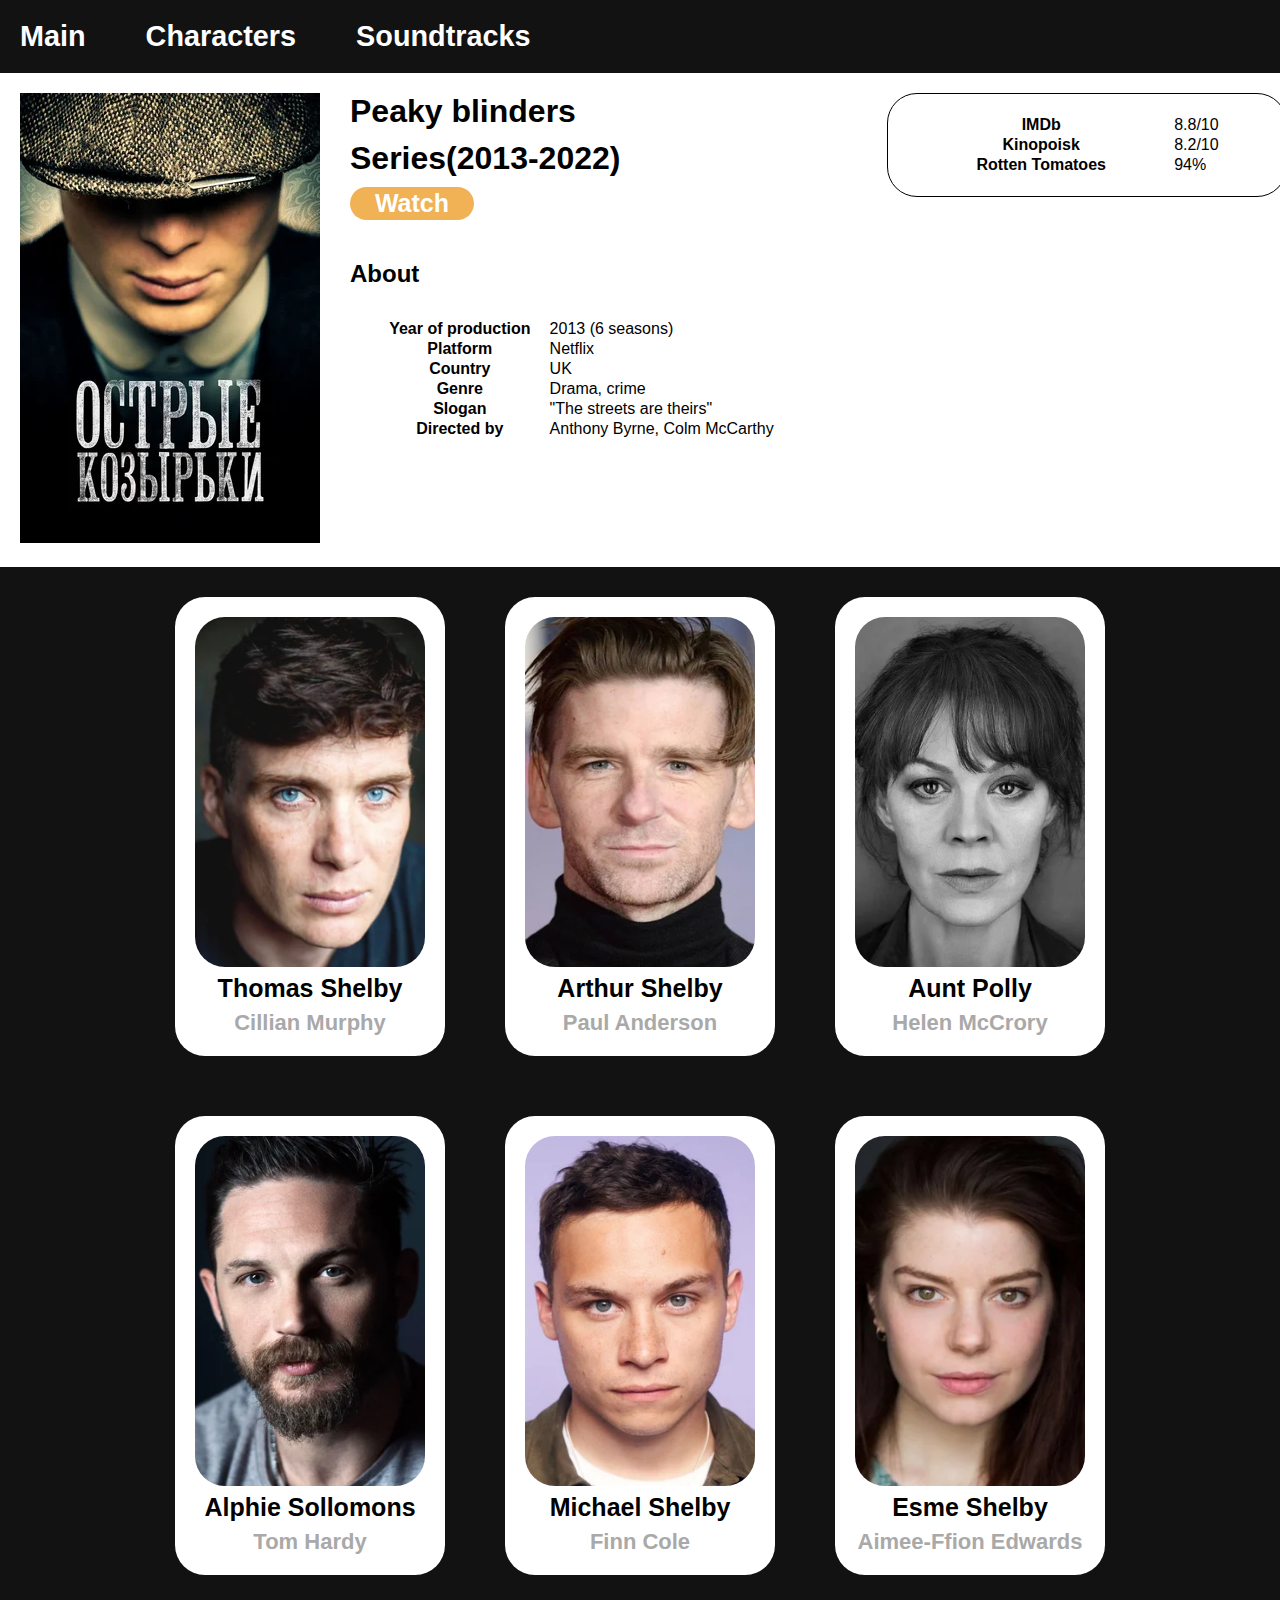
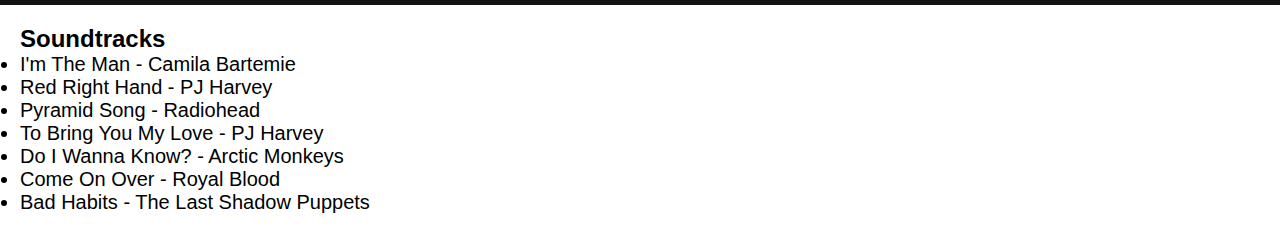
<file: lab_3/index.html>
<!DOCTYPE html>
<html lang="en">
<head>
    <title>Lab 3</title>
    <link href="index.css" rel="stylesheet">
</head>
<body>
    <div class="header">
        <h2 class="header-h2"><a href="#main" class="header-link">Main</a></h2>
        <h2 class="header-h2"><a href="#characters" class="header-link">Characters</a></h2>
        <h2 class="header-h2"><a href="#soundtracks" class="header-link">Soundtracks</a></h2>
    </div>

    <div class="main" id="main">
        <div class="main-left">
            <img src="./assets/poster.webp" alt="poster">
        </div>
        <div class="main-center">
            <h1 class="main-title">Peaky blinders</h1>
            <h1 class="main-title">Series(2013-2022)</h1>
            <a target="_blank" class="main-btn" href="https://www.netflix.com/watch/80003008?source=35"><span id="btn-txt">Watch</span></a>
            <h2 class="main-title">About</h2>
            <div class="about-info">
                <table class="about-info-table">
                    <tr class="about-info-table-row">
                        <th>Year of production</th>
                        <td>2013 (6 seasons)</td>
                    </tr>
                    <tr class="about-info-table-row">
                        <th>Platform</th>
                        <td>Netflix</td>
                    </tr>
                    <tr class="about-info-table-row">
                        <th>Country</th>
                        <td>UK</td>
                    </tr>
                    <tr class="about-info-table-row">
                        <th>Genre</th>
                        <td>Drama, crime</td>
                    </tr>
                    <tr class="about-info-table-row">
                        <th>Slogan</th>
                        <td>"The streets are theirs"</td>
                    </tr>
                    <tr class="about-info-table-row">
                        <th>Directed by </th>
                        <td>Anthony Byrne, Colm McCarthy</td>
                    </tr>
                </table>
            </div>
        </div>
        <div class="main-right">
            <table class="rating">
                <tr class="rating-row">
                    <th>IMDb</th>
                    <td>8.8/10</td>
                </tr>
                <tr class="rating-row">
                    <th>Kinopoisk</th>
                    <td>8.2/10</td>
                </tr>
                <tr class="rating-row">
                    <th>Rotten Tomatoes</th>
                    <td>94%</td>
                </tr>
            </table>
        </div>

    </div>

    <div class="characters" id="characters">
        <div class="char-obj">
            <img src="./assets/km.webp" alt="Thommy" class="char-img">
            <p class="char-name">Thomas Shelby</p>
            <p class="char-real-name">Cillian Murphy</p>
        </div>
        <div class="char-obj">
            <img src="./assets/pa.webp" alt="Arthur" class="char-img">
            <p class="char-name">Arthur Shelby</p>
            <p class="char-real-name">Paul Anderson</p>
        </div>
        <div class="char-obj">
            <img src="./assets/polly.webp" alt="Polly" class="char-img">
            <p class="char-name">Aunt Polly</p>
            <p class="char-real-name">Helen McCrory</p>
        </div>
        <div class="char-obj">
            <img src="./assets/alphie.webp" alt="Alphie" class="char-img">
            <p class="char-name">Alphie Sollomons</p>
            <p class="char-real-name">Tom Hardy</p>
        </div>
        <div class="char-obj">
            <img src="./assets/michael.webp" alt="Michael" class="char-img">
            <p class="char-name">Michael Shelby</p>
            <p class="char-real-name">Finn Cole</p>
        </div>
        <div class="char-obj">
            <img src="./assets/aimee.webp" alt="Esme" class="char-img">
            <p class="char-name">Esme Shelby</p>
            <p class="char-real-name">Aimee-Ffion Edwards</p>
        </div>
    </div>

    <div class="soundtracks" id="soundtracks">
        <h2 class="soundtracks-title">Soundtracks</h2>
        <ul class="track-list">
            <li class="track-obj">I'm The Man - Camila Bartemie</li>
            <li class="track-obj">Red Right Hand - PJ Harvey </li>
            <li class="track-obj">Pyramid Song - Radiohead</li>
            <li class="track-obj">To Bring You My Love - PJ Harvey</li>
            <li class="track-obj">Do I Wanna Know? - Arctic Monkeys</li>
            <li class="track-obj">Come On Over - Royal Blood</li>
            <li class="track-obj">Bad Habits - The Last Shadow Puppets</li>
        </ul>
    </div>
    
</body>
</html>
</file>
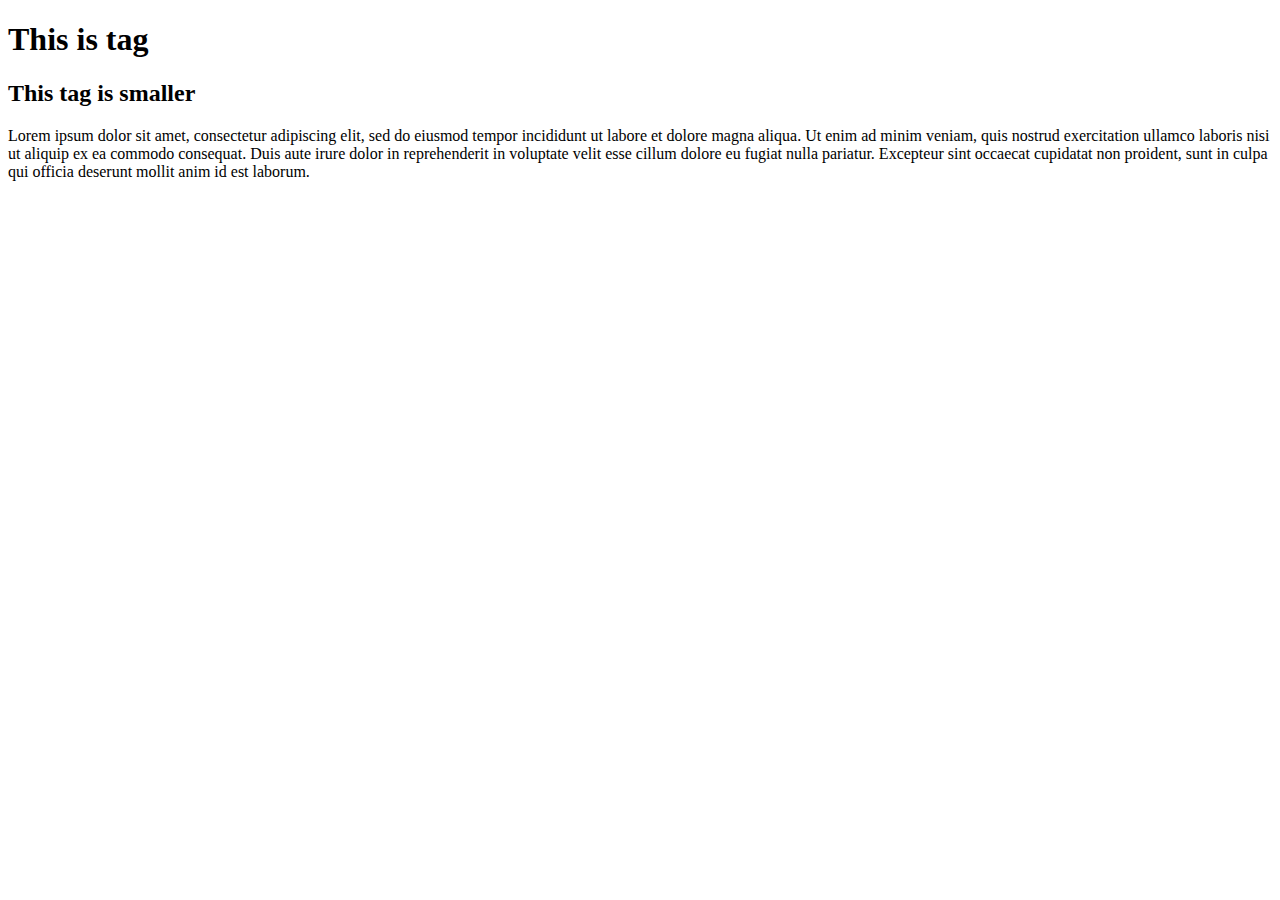
<file: lab_1.html>
<!DOCTYPE html>
<html lang="en">
<head>
    <meta charset="UTF-8">
    <meta http-equiv="X-UA-Compatible" content="IE=edge">
    <meta name="viewport" content="width=device-width, initial-scale=1.0">
    <title>Document</title>
</head>
<body>
    <h1>This is tag</h1>
    <h2>This tag is smaller</h2>
    <p>Lorem ipsum dolor sit amet, consectetur adipiscing elit, sed do eiusmod tempor incididunt ut labore et dolore magna aliqua. Ut enim ad minim veniam, quis nostrud exercitation ullamco laboris nisi ut aliquip ex ea commodo consequat. Duis aute irure dolor in reprehenderit in voluptate velit esse cillum dolore eu fugiat nulla pariatur. Excepteur sint occaecat cupidatat non proident, sunt in culpa qui officia deserunt mollit anim id est laborum.</p>
</body>
</html>
</file>
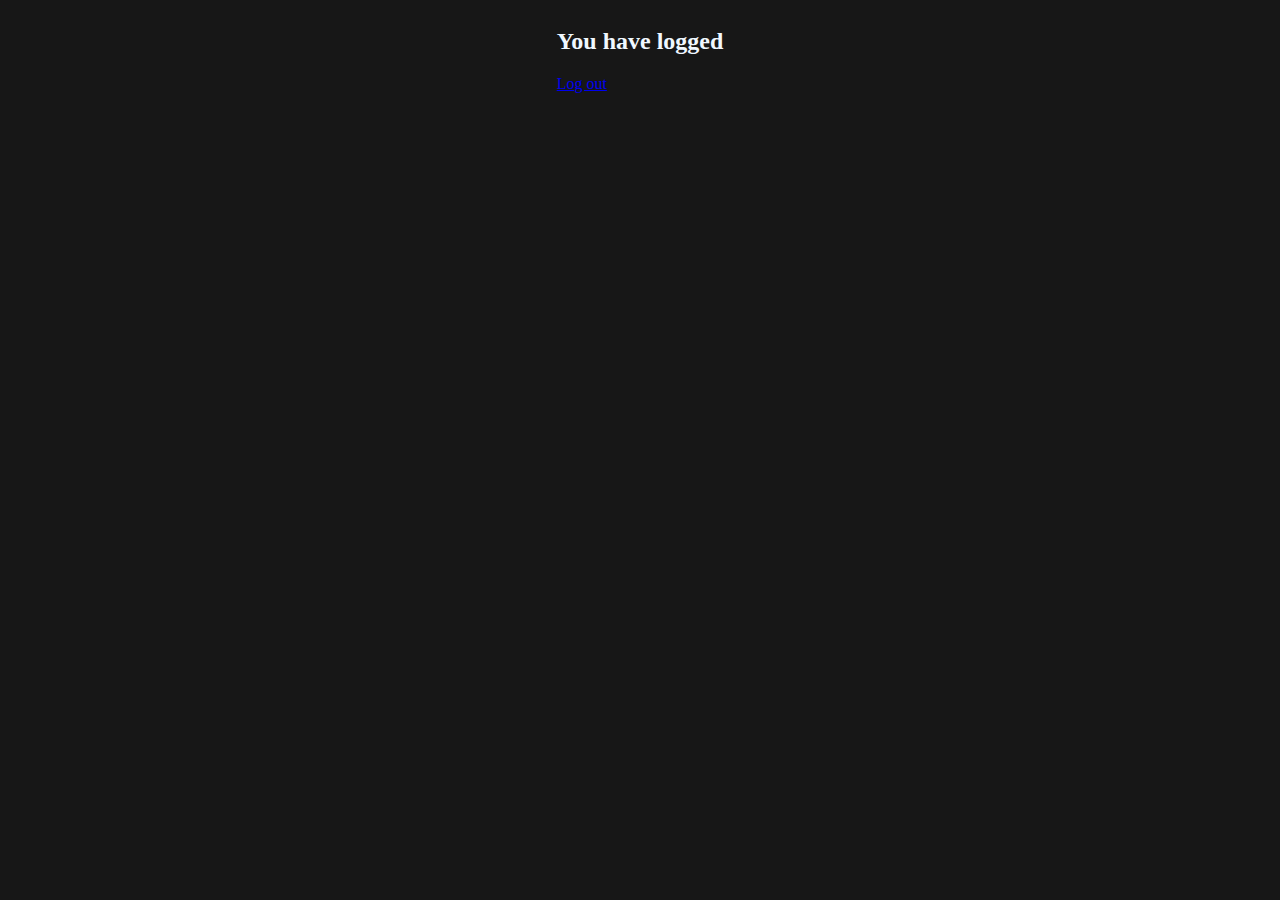
<file: lab-10/logged.html>
<!DOCTYPE html>
<html lang="en">
<head>
    <meta charset="UTF-8">
    <meta http-equiv="X-UA-Compatible" content="IE=edge">
    <meta name="viewport" content="width=device-width, initial-scale=1.0">
    <title>Document</title>
    <link rel="stylesheet" href="styles.css">
</head>
<body>
    <h2>You have logged</h2>
    <a href="./t_3.html">Log out</a>
</body>
</html>
</file>
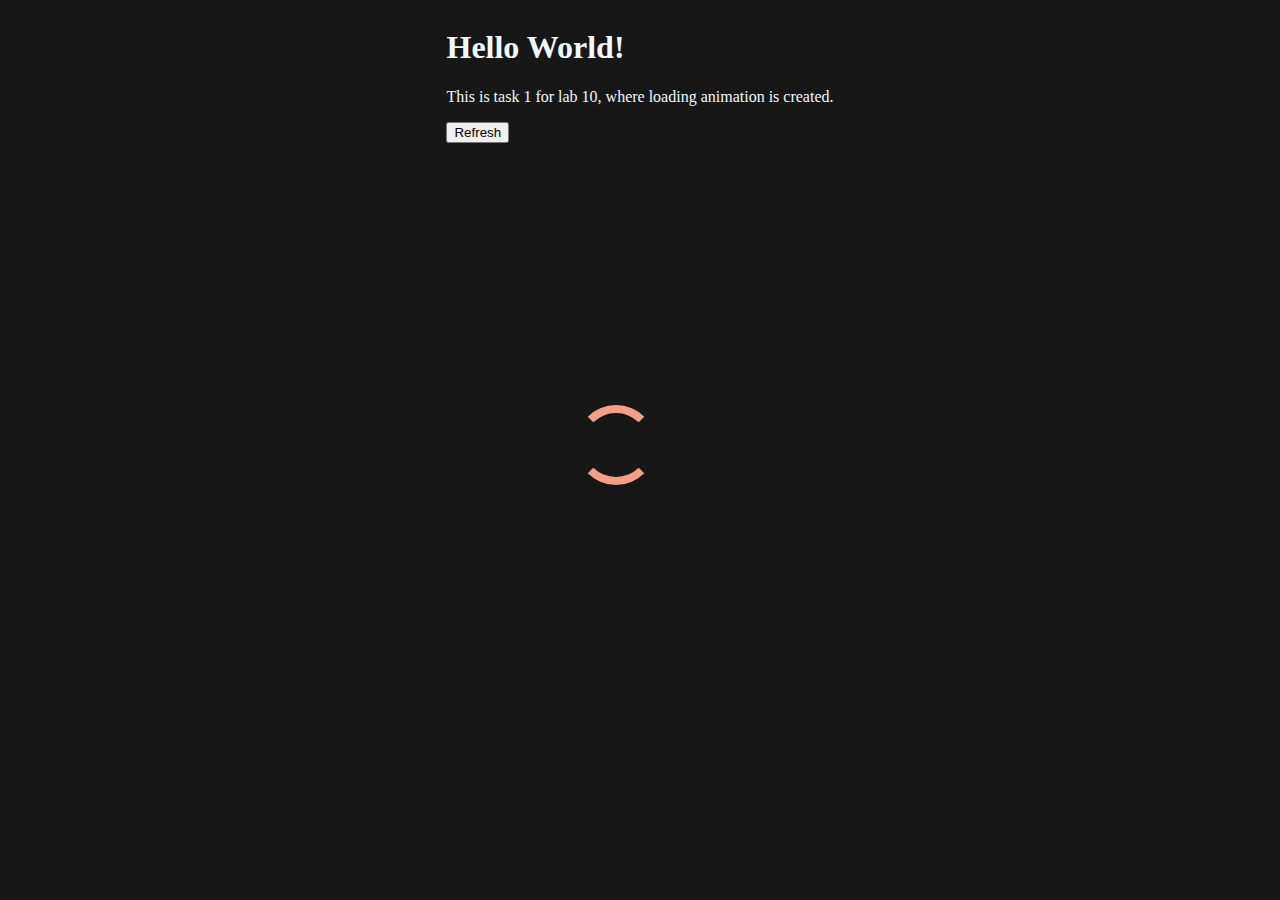
<file: lab-10/t_1.html>
<!DOCTYPE html>
<html lang="en">
<head>
    <meta charset="UTF-8">
    <meta http-equiv="X-UA-Compatible" content="IE=edge">
    <meta name="viewport" content="width=device-width, initial-scale=1.0">
    <title>Document</title>
    <link rel="stylesheet" href="styles.css">
</head>
<body>
    <div class="loader-container">
        <div class="spinner"></div>
    </div>
    
    <div class="main-content">
        <h1>Hello World!</h1>
        <p>
            This is task 1 for lab 10, where loading animation is created.
        </p>
        <div class="buttons">
            <button class="refresh">Refresh</button>
        </div>
    </div>
    <script src="t_1.js"></script>           
</body>
</html>
</file>
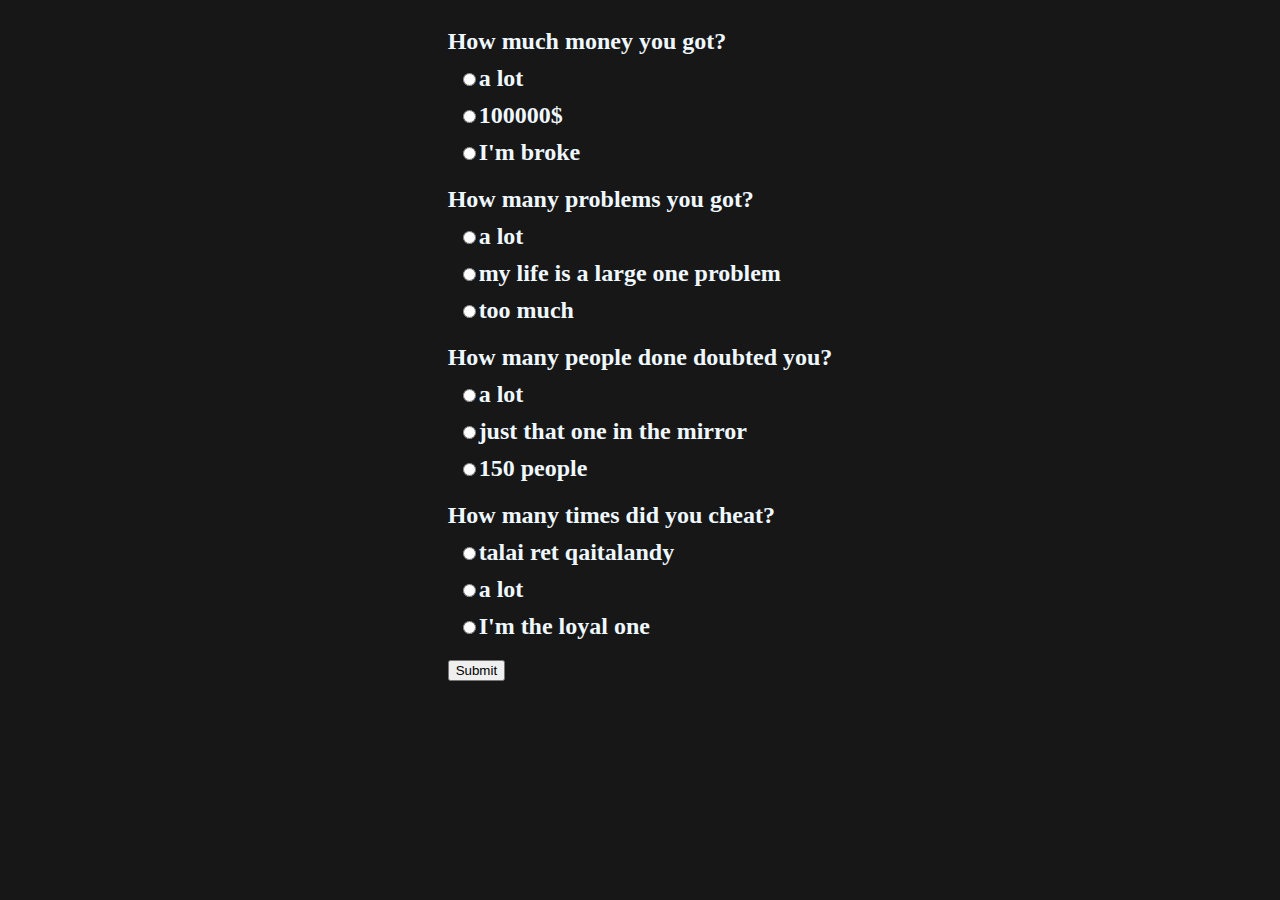
<file: lab-10/t_2.html>
<!DOCTYPE html>
<html lang="en">
<head>
    <title>Document</title>
    <link rel="stylesheet" href="styles.css">
</head>
<body>
    <div class="main-content">
    </div>    


    <script src="t_2.js"></script>     
</body>
</html>
</file>
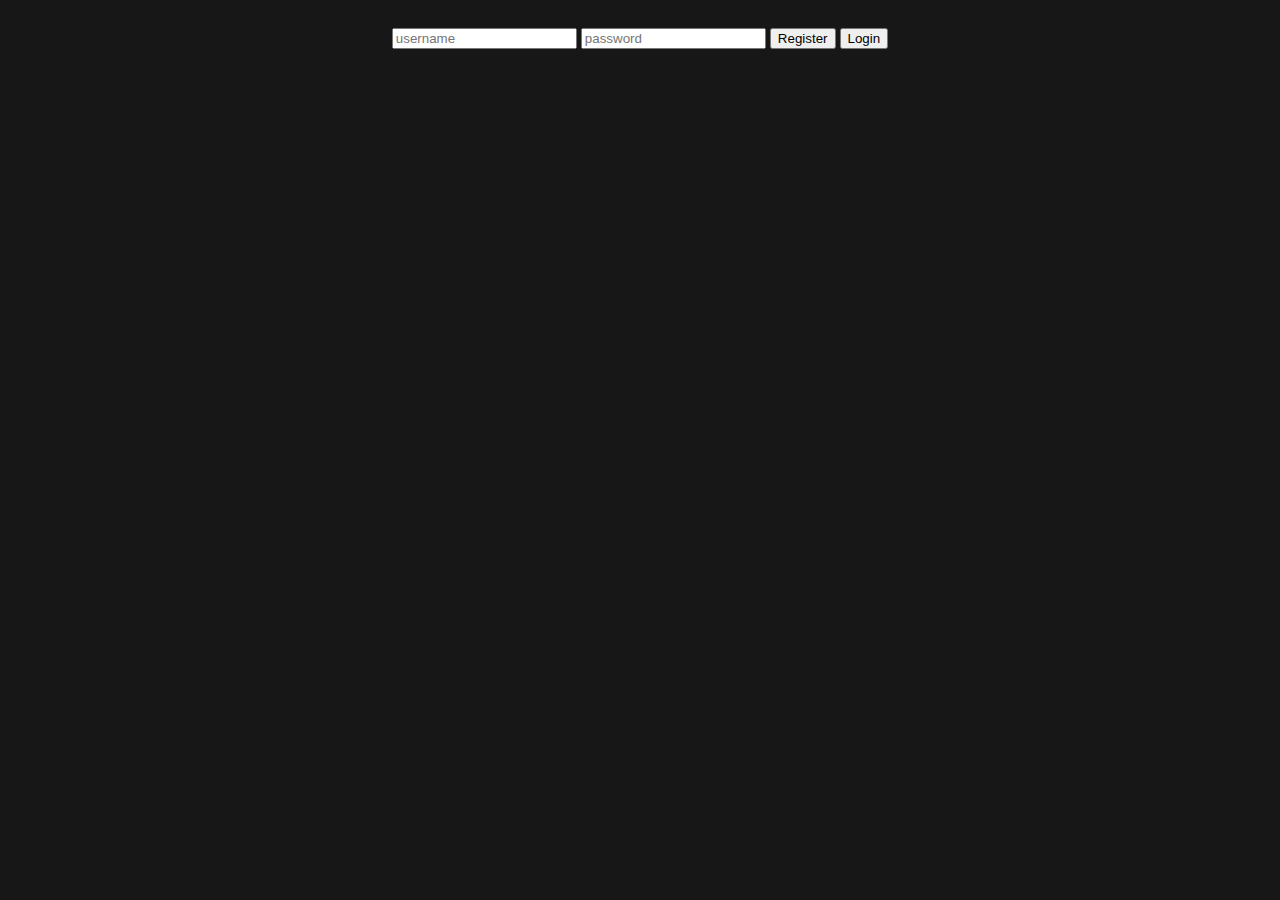
<file: lab-10/t_3.html>
<!DOCTYPE html>
<html lang="en">
<head>
    <title>Document</title>
    <link rel="stylesheet" href="styles.css">
</head>
<body>
    <div class="main">
        <input class="login" type="text" placeholder="username" name="login">
        <input class="password" type="password" placeholder="password" name="password">
        <button class="btn-register" name="register">Register</button>
        <button class="btn-login" name="login">Login</button>

    </div>
    
    <script src="t_3.js"></script>
</body>
</html>
</file>
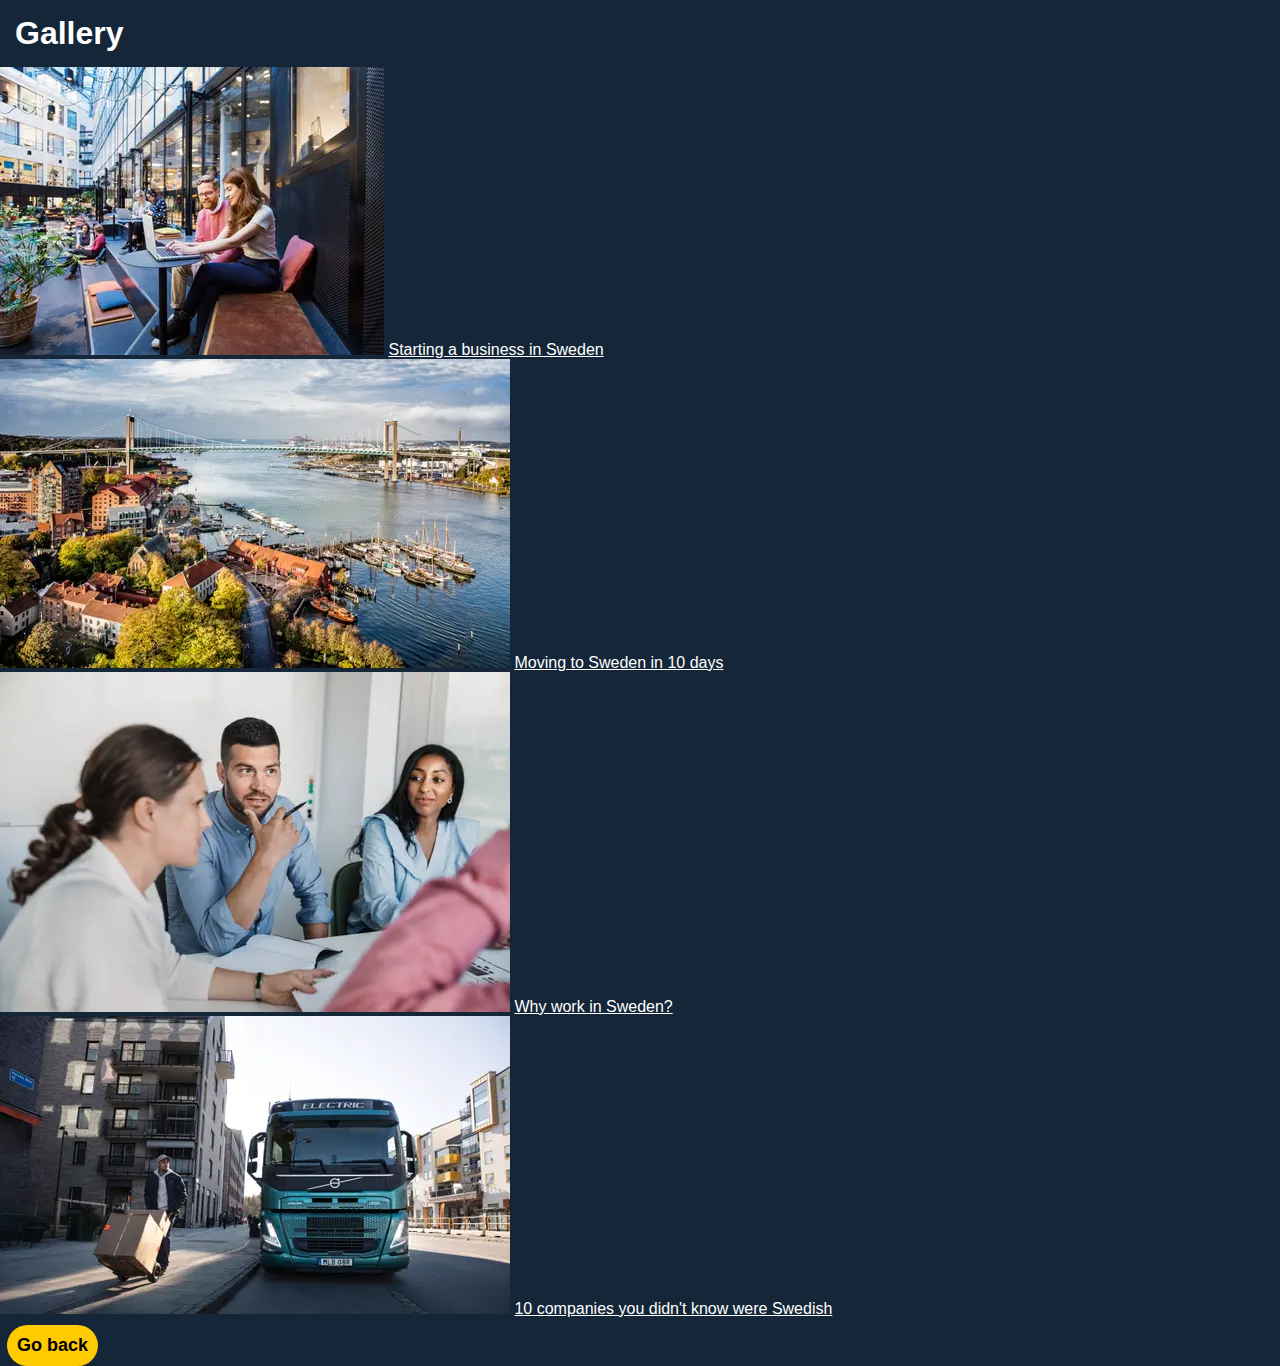
<file: lab-4/gallery.html>
<!DOCTYPE html>
<html lang="en">
<head>
    <meta charset="UTF-8">
    <meta http-equiv="X-UA-Compatible" content="IE=edge">
    <meta name="viewport" content="width=device-width, initial-scale=1.0">
    <link href="https://cdn.jsdelivr.net/npm/bootstrap@5.2.1/dist/css/bootstrap.min.css" rel="stylesheet" integrity="sha384-iYQeCzEYFbKjA/T2uDLTpkwGzCiq6soy8tYaI1GyVh/UjpbCx/TYkiZhlZB6+fzT" crossorigin="anonymous">
    <link rel="stylesheet" href="index.css">
    <title>Gallery</title>
</head>
<body>
    <div class="gallery">

        <div class="header">
            <h1>Gallery</h1>
        </div>
    
        <div class="row gallery">
            <div class="col-sm-3">
              <div class="card h-100">
                <div class="card-body">
                  <img src="./assets/business.webp" alt="busines" class="card-img m-2 h-80">
                  <a href="https://sweden.se/work-business/business-in-sweden/starting-a-business-in-sweden" class="btn btn-primary m-2">Starting a business in Sweden</a>
                </div>
              </div>
            </div>
            <div class="col-sm-3">
              <div class="card h-100">
                <div class="card-body">
                  <img src="./assets/10days.webp" alt="10days" class="card-img m-2 h-80">
                  <a href="https://sweden.se/work-business/moving-to-sweden/moving-to-sweden-in-10-steps" class="btn btn-primary m-2">Moving to Sweden in 10 days</a>
                </div>
              </div>
            </div>
            <div class="col-sm-3">
              <div class="card h-100">
                <div class="card-body">
                  <img src="./assets/why.webp" alt="why" class="card-img m-2 h-80">
                  <a href="https://sweden.se/work-business/working-in-sweden/why-work-in-sweden" class="btn btn-primary m-2">Why work in Sweden?</a>
                </div>
              </div>
            </div>
            <div class="col-sm-3">
              <div class="card h-100">
                <div class="card-body">
                  <img src="./assets/10companies.webp" alt="10companies" class="card-img m-2 h-80">
                  <a href="https://sweden.se/work-business/business-in-sweden/10-companies-you-didnt-know-were-swedish" class="btn btn-primary m-2">10 companies you didn't know were Swedish</a>
                </div>
              </div>
            </div>
    
            
        </div>

        <a id="go-back-button" href="main.html">Go back</a>
        
    </div>

        

    <script src="https://cdn.jsdelivr.net/npm/bootstrap@5.2.1/dist/js/bootstrap.bundle.min.js" integrity="sha384-u1OknCvxWvY5kfmNBILK2hRnQC3Pr17a+RTT6rIHI7NnikvbZlHgTPOOmMi466C8" crossorigin="anonymous"></script>
</body>
</html>
</file>
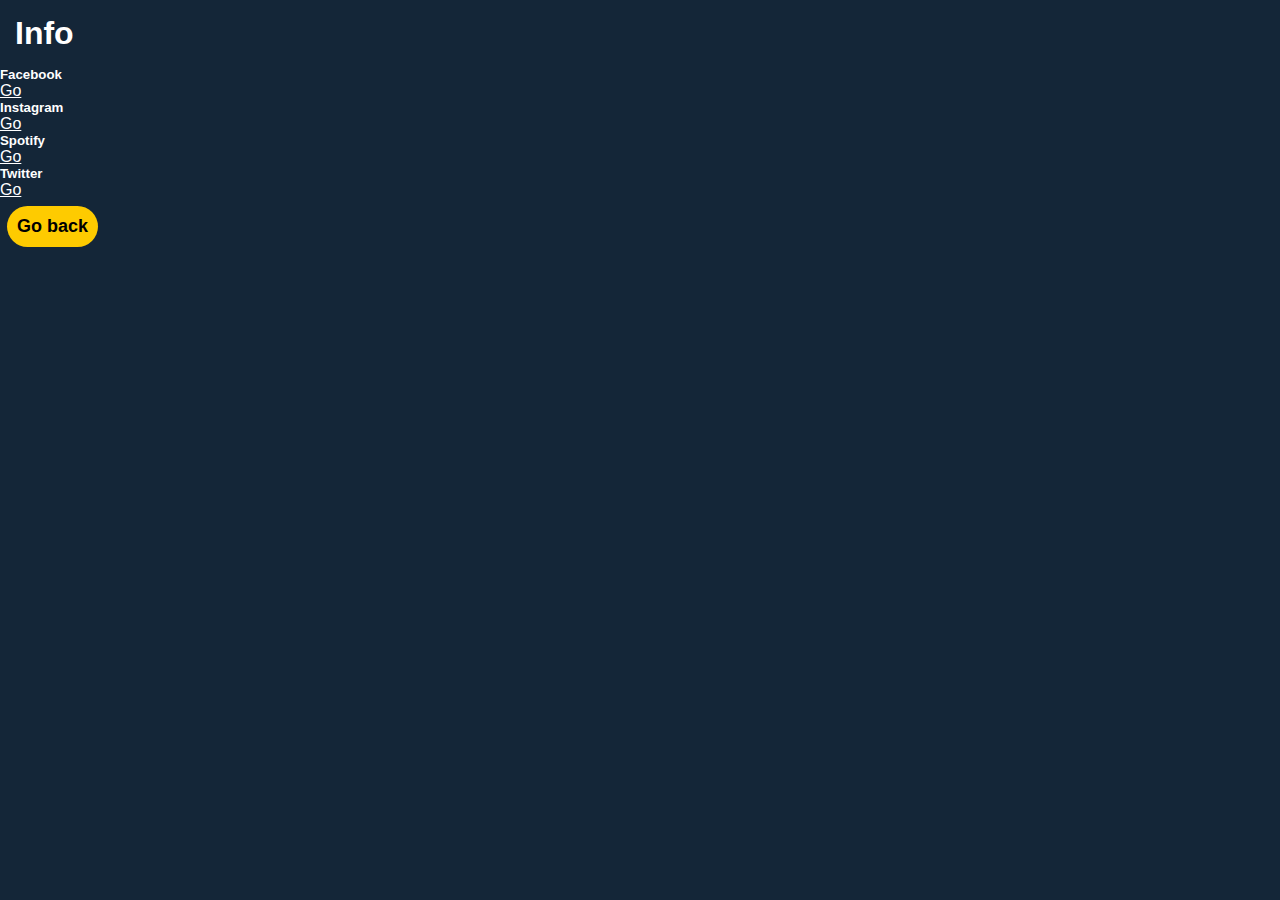
<file: lab-4/info.html>
<!DOCTYPE html>
<html lang="en">
<head>
    <meta charset="UTF-8">
    <meta http-equiv="X-UA-Compatible" content="IE=edge">
    <meta name="viewport" content="width=device-width, initial-scale=1.0">
    <link href="https://cdn.jsdelivr.net/npm/bootstrap@5.2.1/dist/css/bootstrap.min.css" rel="stylesheet" integrity="sha384-iYQeCzEYFbKjA/T2uDLTpkwGzCiq6soy8tYaI1GyVh/UjpbCx/TYkiZhlZB6+fzT" crossorigin="anonymous">
    <link rel="stylesheet" href="index.css">
    <title>Gallery</title>
</head>
<body>
    <div class="gallery">

        <div class="header">
            <h1>Info</h1>
        </div>
    
        <div class="row gallery">
            <div class="col-sm-3">
              <div class="card">
                <div class="card-body">
                  <h5 class="card-title">Facebook</h5>
                  <a href="https://www.facebook.com/swedense/" class="btn btn-primary">Go</a>
                </div>
              </div>
            </div>
            <div class="col-sm-3">
              <div class="card">
                <div class="card-body">
                  <h5 class="card-title">Instagram</h5>
                  <a href="https://www.instagram.com/swedense/" class="btn btn-primary">Go</a>
                </div>
              </div>
            </div>
            <div class="col-sm-3">
              <div class="card">
                <div class="card-body">
                  <h5 class="card-title">Spotify</h5>
                  <a href="https://open.spotify.com/user/i1d6wp1sy4ey2qx9ilmvnwn62?si=652aaa05a8b64487&nd=1" class="btn btn-primary">Go</a>
                </div>
              </div>
            </div>
            <div class="col-sm-3">
              <div class="card">
                <div class="card-body">
                  <h5 class="card-title">Twitter</h5>
                  <a href="https://twitter.com/sweden" class="btn btn-primary">Go</a>
                </div>
              </div>
            </div>
            
        </div>

        <a id="go-back-button" href="main.html">Go back</a>
        
    </div>

        

    <script src="https://cdn.jsdelivr.net/npm/bootstrap@5.2.1/dist/js/bootstrap.bundle.min.js" integrity="sha384-u1OknCvxWvY5kfmNBILK2hRnQC3Pr17a+RTT6rIHI7NnikvbZlHgTPOOmMi466C8" crossorigin="anonymous"></script>
</body>
</html>
</file>
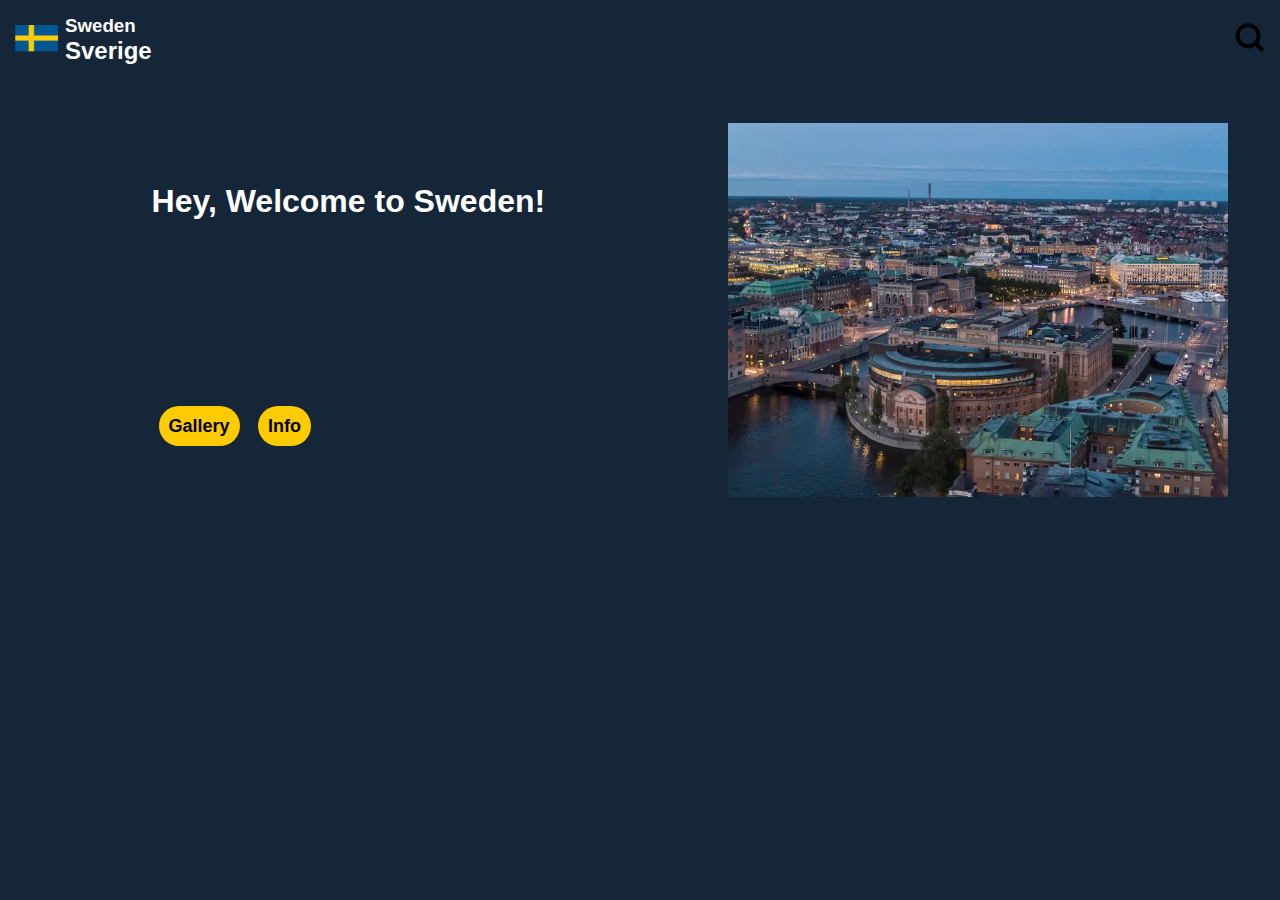
<file: lab-4/main.html>
<!DOCTYPE html>
<html lang="en">
<head>
    <title>Sweden</title>
    <link rel="stylesheet" href="index.css">
</head>
<body>
    <div class="main">
        <div class="header">
            <div class="header-left">
                <img id="flag" src="./assets/flag.webp" alt="flag" width="50px">
                <div class="header-left-text">
                    <h3 class="header-left-text-h3">Sweden</h3>
                    <h2 class="header-left-text-h2">Sverige</h2>
                </div>
            </div>
            <div class="header-right">
                <img src="./assets/search.svg" alt="search" id="search" width="30px">
            </div>
        </div>
        <div class="page">
            <div class="page-left">
                <h1>Hey, Welcome to Sweden!</h1>
                <div class="buttons">
                    <a class="buttons-des" href="gallery.html">Gallery</a>
                    <a class="buttons-des" href="info.html">Info</a>
                </div>
            </div>
            <div class="page-right">
                <img id="sweden-img" src="./assets/sweden.webp" alt="sweden" width="100%">
            </div>
        </div>
    </div>
    
</body>
</html>
</file>
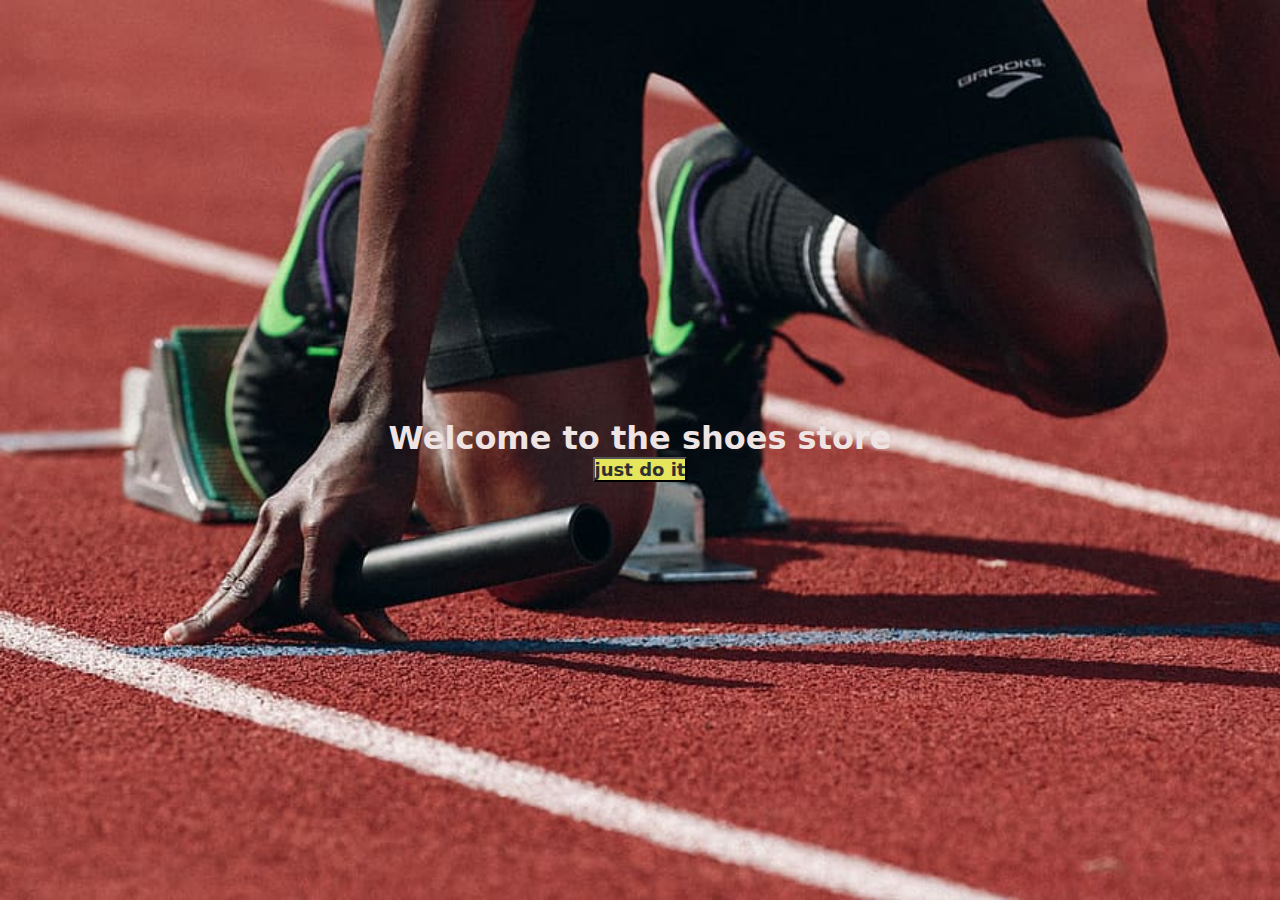
<file: lab-5/homepage.html>
<!DOCTYPE html>
<html lang="en">
<head>
    <title>Document</title>
    <link href="https://cdn.jsdelivr.net/npm/bootstrap@5.2.0-beta1/dist/css/bootstrap.min.css" rel="stylesheet" integrity="sha384-0evHe/X+R7YkIZDRvuzKMRqM+OrBnVFBL6DOitfPri4tjfHxaWutUpFmBp4vmVor" crossorigin="anonymous">
    <link rel="stylesheet" href="index.css">
</head>
<body>
    <div class="homepage">
        <div class="content">
            <h1>Welcome to the shoes store</h1>
            <button class="btn"><a class="jdi" href="catalog.html">just do it</a></button>
        </div>
    </div>

    <script src="https://ajax.googleapis.com/ajax/libs/jquery/3.6.0/jquery.min.js"></script>
</body>
</html>
</file>
<file: lab_3/index.css>
* {
    /* background-color: #121212; */
    margin: 0;
    padding: 0;
    font-family: 'Trebuchet MS', 'Lucida Sans Unicode', 'Lucida Grande', 'Lucida Sans', Arial, sans-serif;
}

.header {
    background-color: #121212;
    display: flex;
    gap: 60px;
    padding: 20px;
    width: 100vw;
    
}

.header-link {
    color: white;
    text-decoration: none;
    font-size: larger;
}

.header-link:hover {
    text-decoration: underline;
}

.main{
    padding: 20px;
    display: flex;
}

.main-center{
    margin-left: 30px;
    display: flex;
    flex-direction: column;
    gap: 10px;
}

.main-btn {
    background-color: #F0B254;
    color: white;
    font-weight: bold;
    max-width: 120px;
    font-size: 25px;
    padding: 2px;
    text-decoration: none;
    display: flex;
    justify-content: center;
    align-items: center;
    border-radius: 30px;
    margin-bottom: 30px;

}

.main-btn:hover{
    text-decoration: underline;
}

.about-info-table {
    /* border: 1px solid black;
    border-radius: 30px; */
    padding: 20px;
    width: 500px;
}
.rating{
    border: 1px solid black;
    border-radius: 30px;
    padding: 20px;
    width: 400px;
   
}
.main-right {
    margin-left: 3%;
}

.characters {
    /* width: 100vw; */
    background-color: #121212;
    display: flex;
    flex-wrap: wrap;
    justify-content: center;
    gap: 60px;
    padding: 30px 120px 30px 120px;
}

.char-img{
    width: 230px;
    height: 350px;
    border-radius: 30px;
}

.char-obj{
    background-color: white;
    padding: 20px;
    border-radius: 30px;
    width: fit-content;
    display: flex;    
    flex-direction: column;
    align-items: center;
    gap: 7px;
}

.char-name {
    font-size: 25px;
    font-weight: bold;
}

.char-real-name{
    font-size: 22px;
    color: darkgray;
    font-weight: bold;
}

.soundtracks {
    padding: 20px;
}

.track-obj {
    font-size: 20px;
    font-weight: 400;
}
</file>
<file: lab-10/styles.css>
html {
    background-color: #171717;
    color: aliceblue;
    display: flex;
    flex-direction: column;
    align-items: center;
    justify-content: center;
}
h1 {
    font-size: xx-large;
}


/* task - 1 */

.loader-container {
    display: flex;
}

.spinner {
    width: 64px;
    height: 64px;
    position: absolute;
    top: 45%;
    left: 45%;
    border: 8px solid;
    border-color: #F39F86 transparent;
    border-radius: 50%;
    animation: spin-anim 1.2s linear infinite;
}

@keyframes spin-anim {
    0% {
        transform: rotate(0deg);
    }
    100% {
        transform: rotate(360deg);
    }
}


/* task - 2 */

.answer {
    font-size:x-large;
    margin: 10px;
}

/* task - 3 */
.main {
    margin-top: 20px;
}
</file>
<file: lab-4/index.css>
*, .gallery {
    background-color: #142638;
    margin: 0;
    padding: 0;
    font-family: sans-serif;
    color: white;
}


.header {
    display: flex;
    justify-content: space-between;
    align-items: center;
    margin: 15px;
}

.header-left {
    display: flex;
    align-items: center;
}

.page {
    display: flex;
    justify-content: space-around;
    align-items: center;
    margin-top: 20px;
}

.page-left {
    margin-left: 100px;
    margin-right: 80px;
    display: flex;
    flex-direction: column;
    height: 50vh;
    justify-content: space-around;
}

.page-right {
    display: flex;
    justify-content: center;
    align-items: center;
}

.buttons-des, #go-back-button {
    text-decoration: none;
    background-color: #fecb00;
    color: black;
    padding: 10px;
    font-size: large;
    font-weight: bold;
    border-radius: 30px;
    margin: 7px;
    
}

.buttons-des:hover, #go-back-button:hover {
    text-decoration: underline;
}

#sweden-img {
    max-width: 500px;
}

#go-back-button {
    position: absolute;

}
</file>
<file: lab-5/index.css>
* {
    margin: 0;
    padding: 0;
    font-family: system-ui, -apple-system, BlinkMacSystemFont, 'Segoe UI', Roboto, Oxygen, Ubuntu, Cantarell, 'Open Sans', 'Helvetica Neue', sans-serif;
    color: rgb(238, 228, 228);
    
}

.homepage {
    height: 100vh;
    background-image: url("./assets/bg.jpg");
    background-repeat: no-repeat;
    background-size: cover;
    display: flex;
    justify-content: center;
    align-items: center;
}

.catalog {
    height: 100vh;
    background-color: #303030;
    
}

.item {
    display: flex;
    flex-direction: column;
    align-items: center;
    border:1px rgb(238, 228, 228) solid;
    border-radius: 30px;
    padding: 5px;
}

.item2 {
    display: flex;
    width: 30vw;
    flex-direction: column;
    align-items: center;
    border:1px rgb(238, 228, 228) solid;
    border-radius: 30px;
    padding: 5px;
}

.grid {
    background-color: #303030;
    padding: 5px;
    display: flex;
    flex-wrap: wrap;
    gap: 10px;
    justify-content: center;
}

.content {
    width: 50vw;
    display: flex;
    flex-direction: column;
    align-items: center;
}
    

.btn {
    background-color: rgb(230, 230, 93);
    font-size: large;
    font-weight: bold;
}

a, a:hover {
    text-decoration: none;
    color: #303030
}

.buttons {
    padding: 10px;
}
</file>
